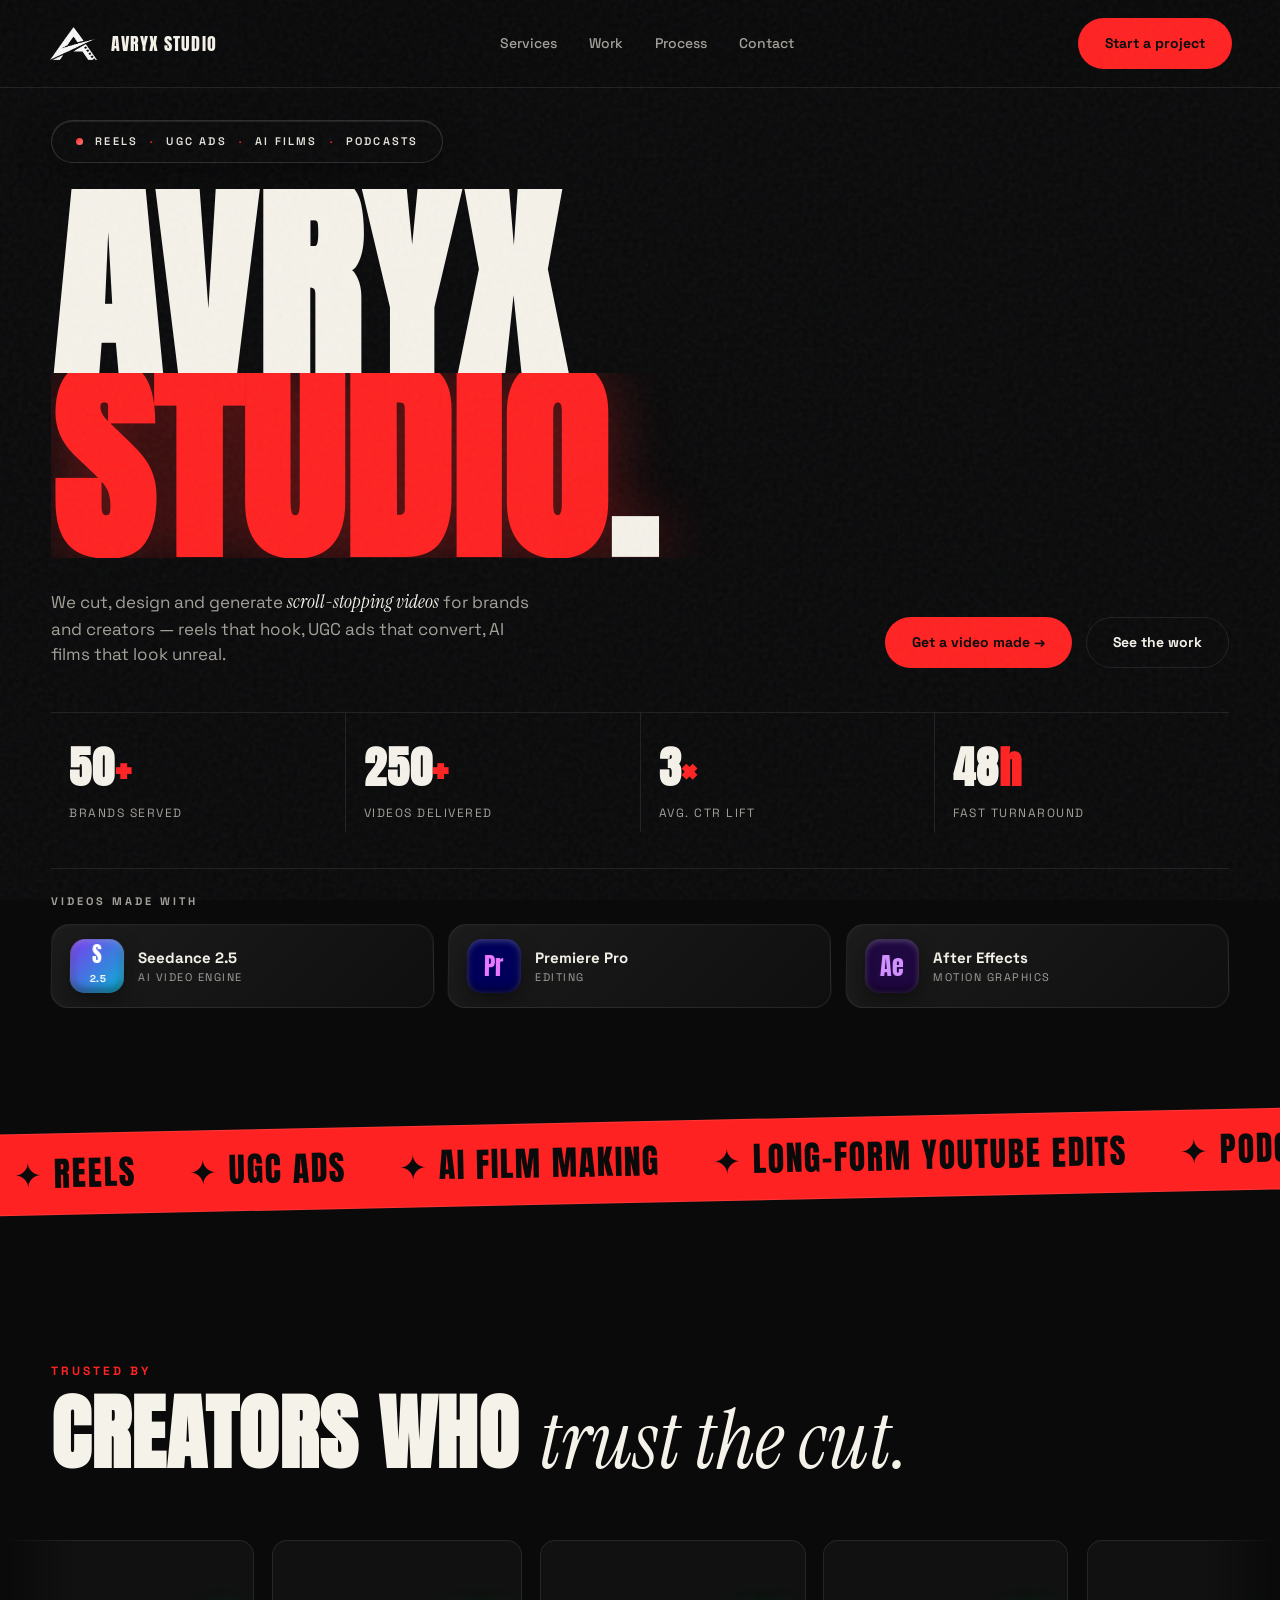
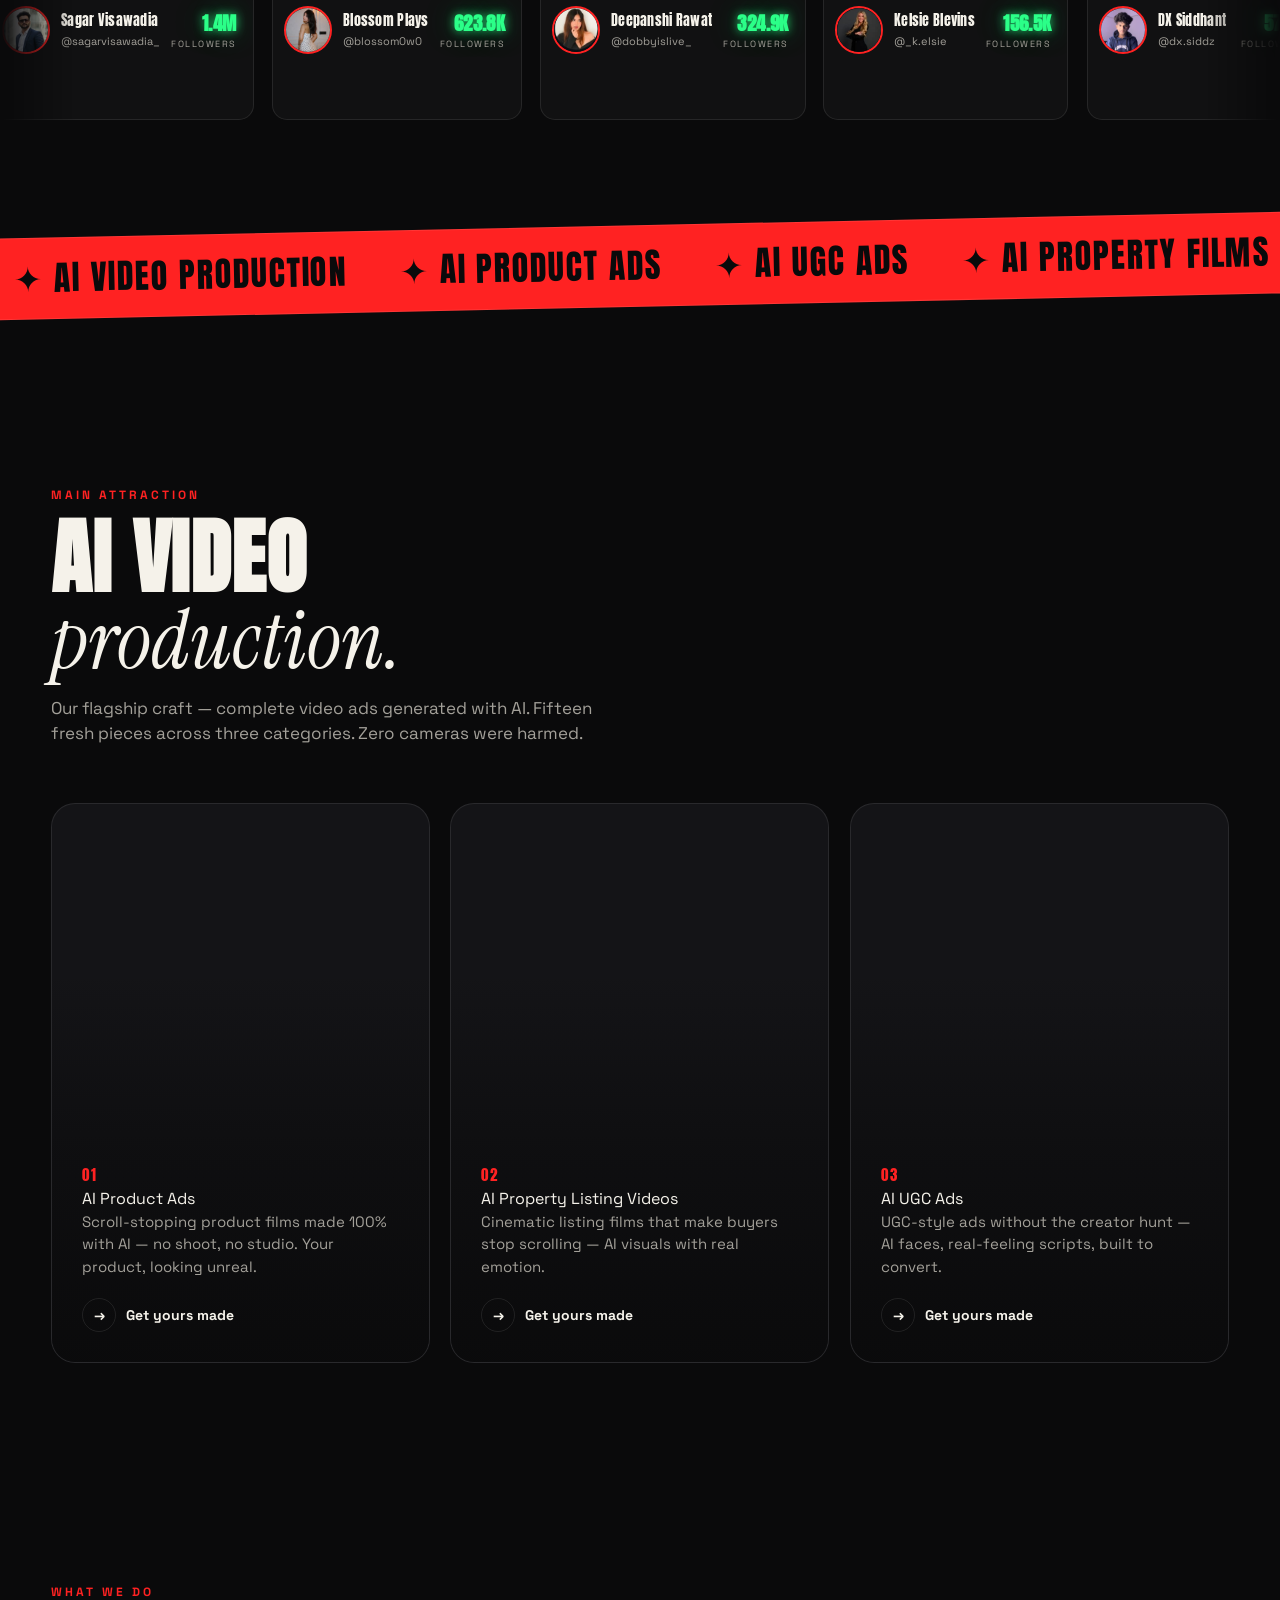
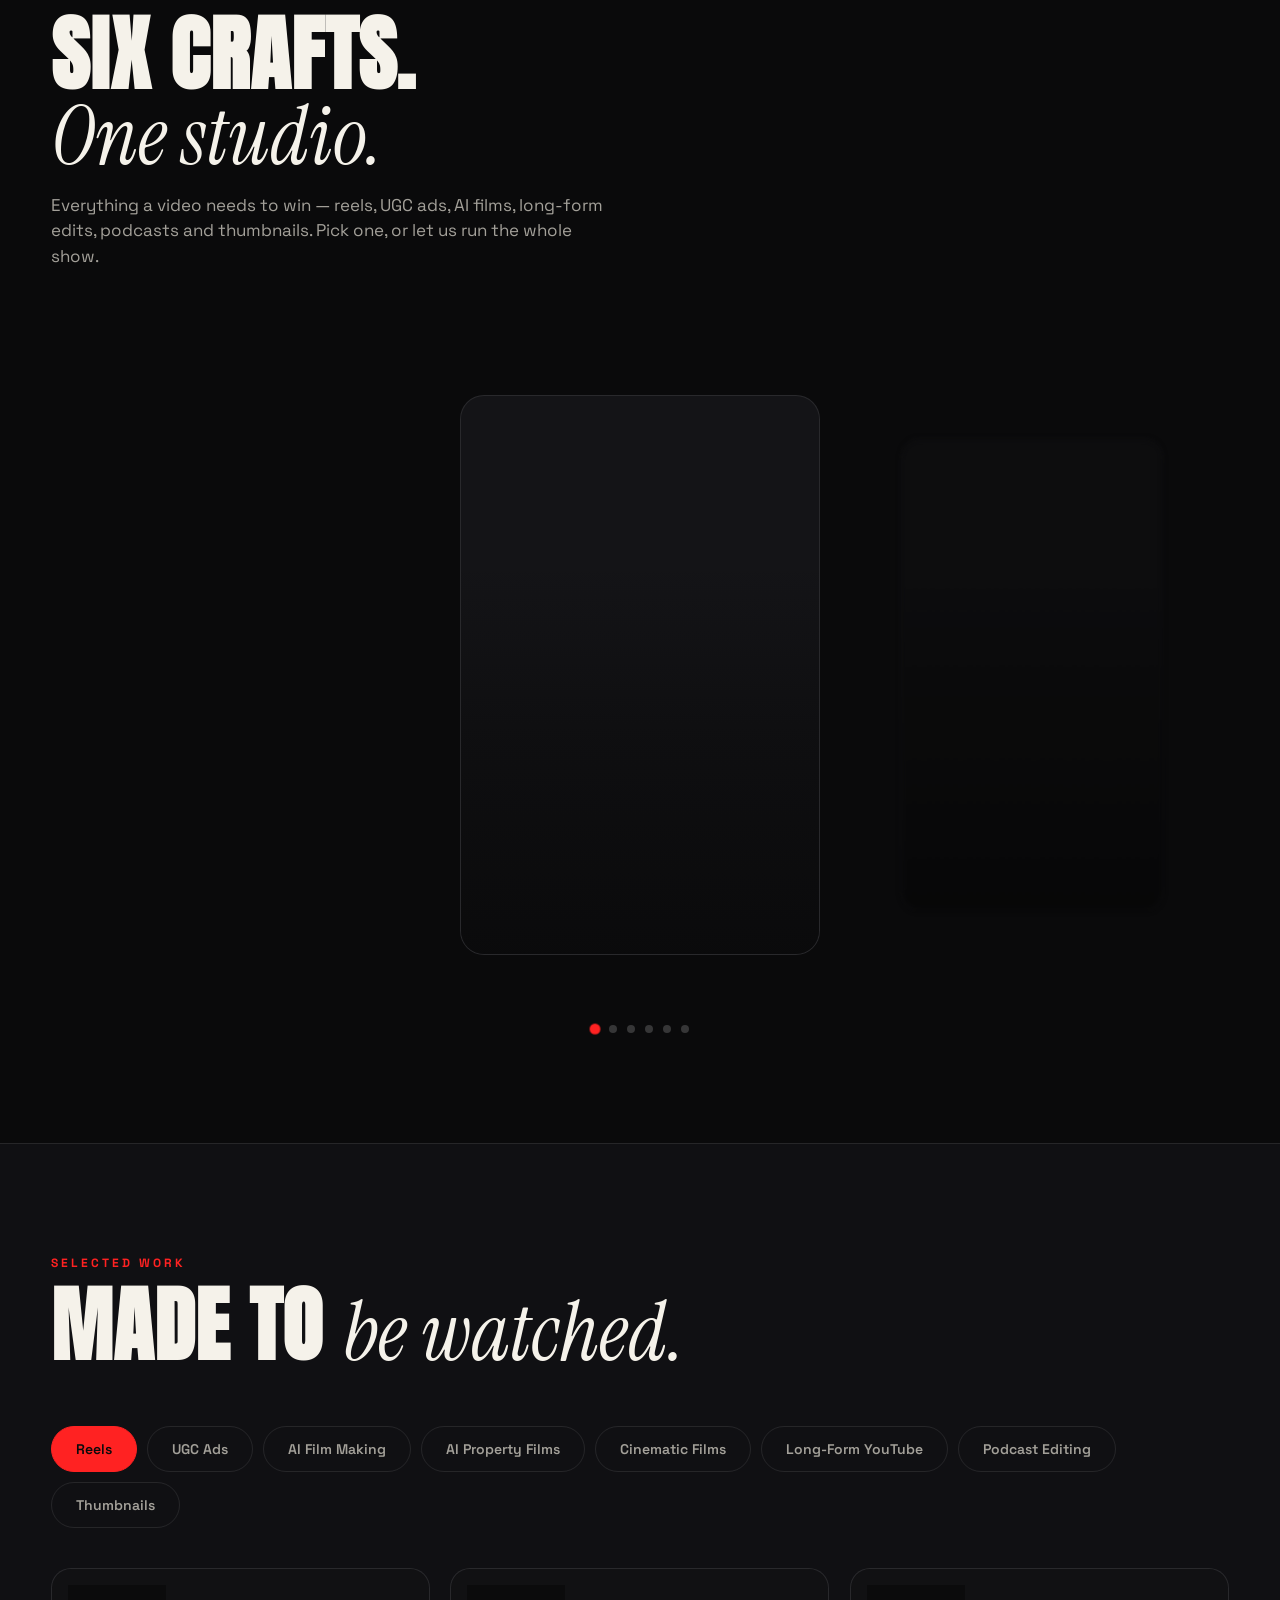
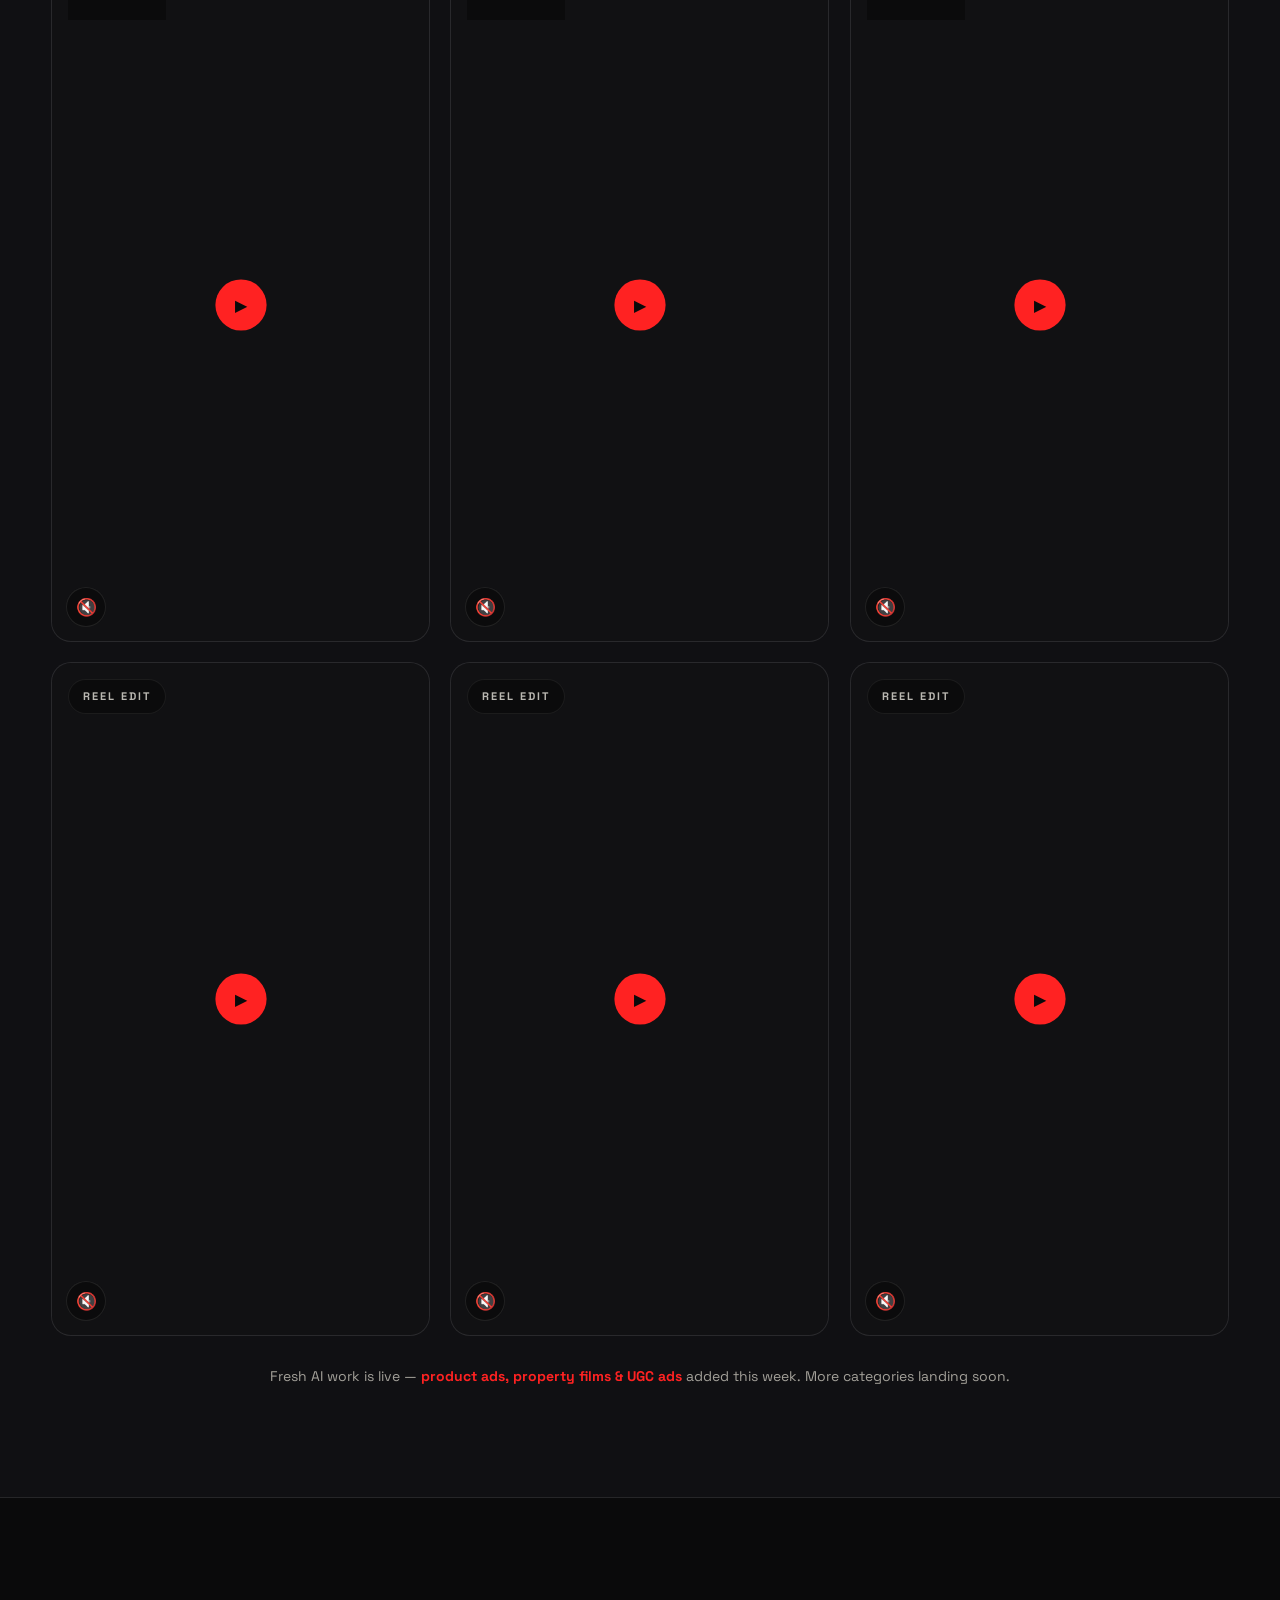
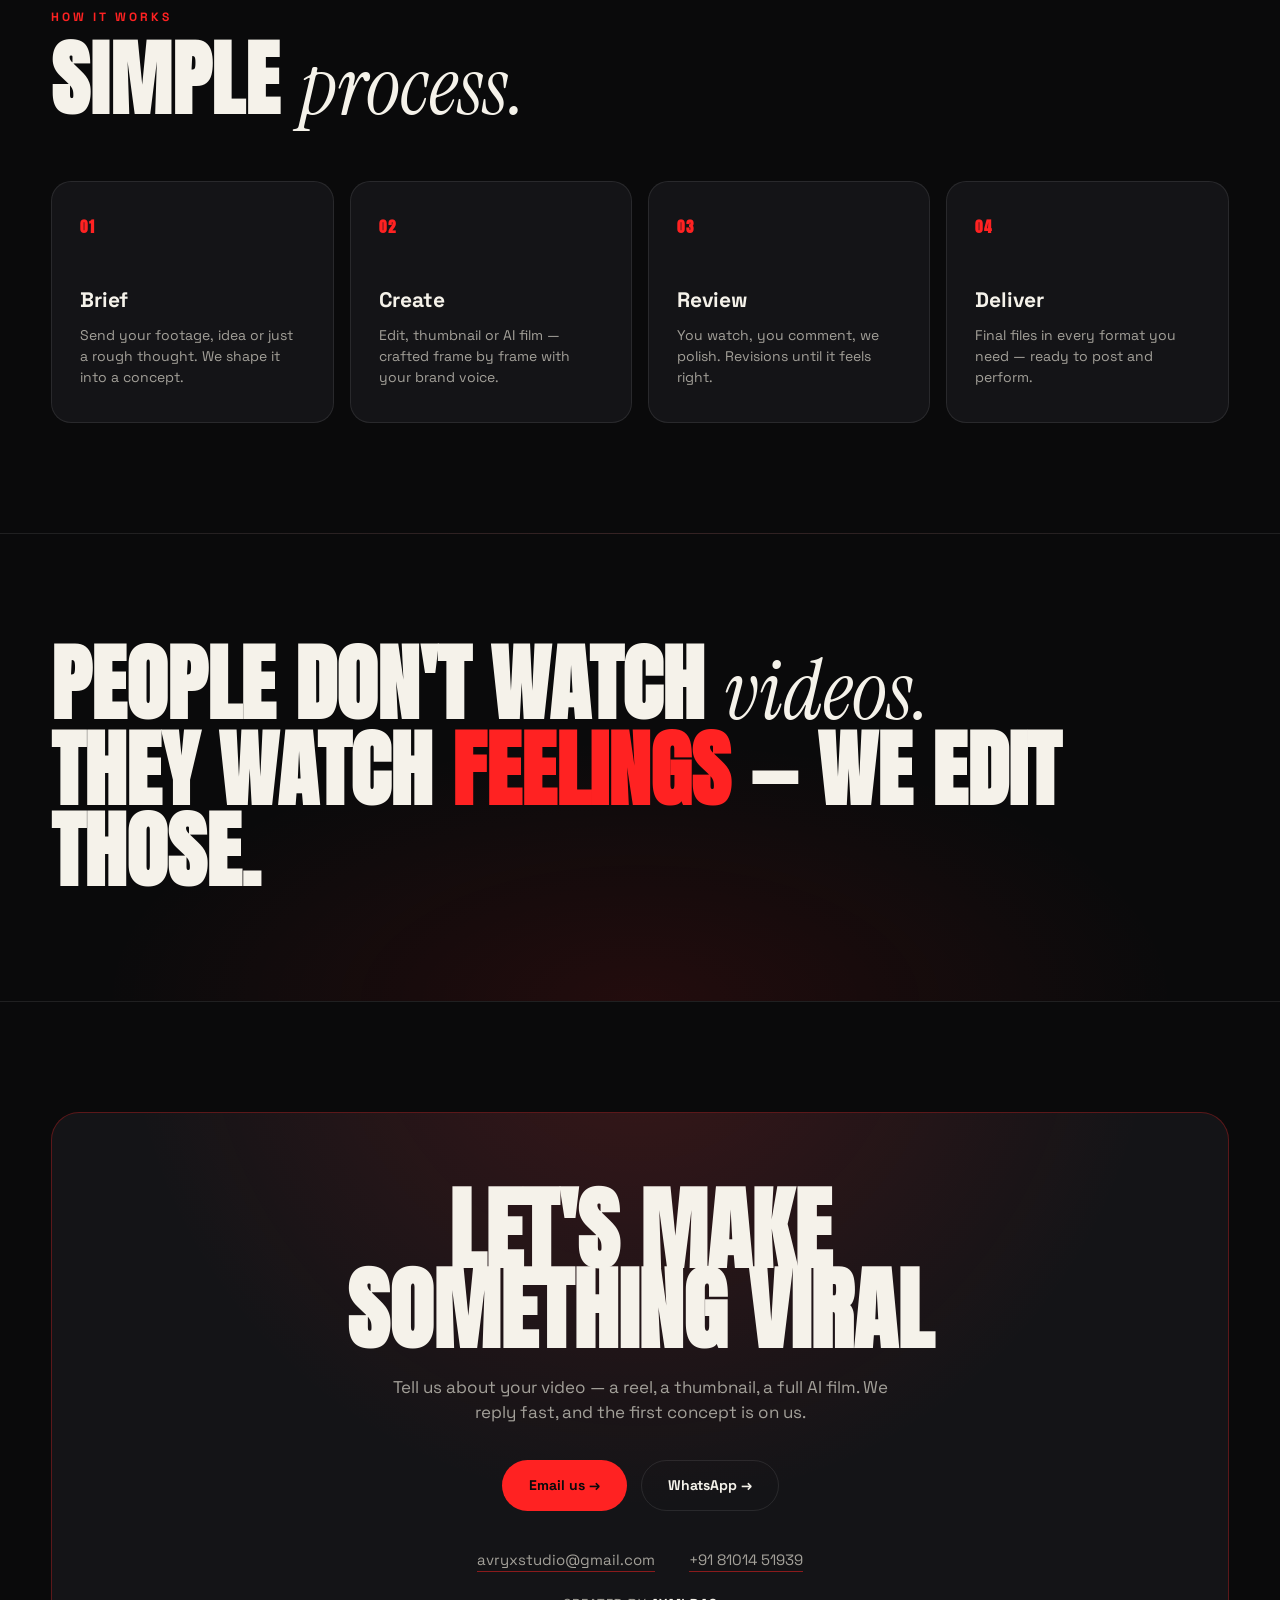
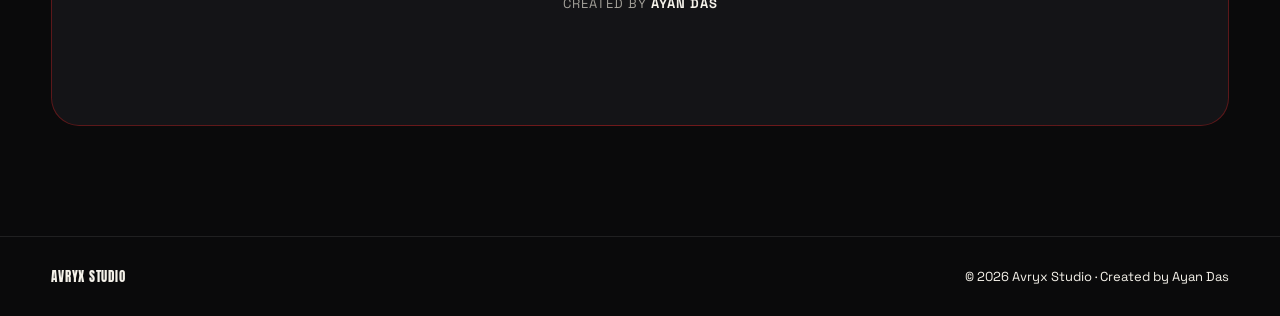
<file: index.html>
<!-- cache-bust 2026-10-08-2245 -->
<!doctype html>
<html lang="en">
  <head>
    <meta name="google-site-verification" content="KByIDnyTMhmEypXrY1ZCszoMyKtqXwBERtO8fzpC9KA" />
    <meta charset="UTF-8" />
    <link rel="icon" type="image/svg+xml" href="data:image/svg+xml,<svg xmlns='http://www.w3.org/2000/svg' viewBox='0 0 100 100'><rect width='100' height='100' rx='20' fill='%23ff2222'/><text x='50' y='68' font-size='58' font-family='Arial Black' font-weight='900' text-anchor='middle' fill='%230a0a0b'>A</text></svg>" />
    <meta name="viewport" content="width=device-width, initial-scale=1.0" />
    <meta name="description" content="Avryx Studio — scroll-stopping video editing, high-CTR thumbnail design and cinematic AI filmmaking for brands and creators." />
    <title>Avryx Studio — Video Editing, Thumbnails & AI Films</title>
    <link rel="preconnect" href="https://fonts.googleapis.com" />
    <link rel="preconnect" href="https://fonts.gstatic.com" crossorigin />
    <link href="https://fonts.googleapis.com/css2?family=Anton&family=Instrument+Serif:ital@0;1&family=Space+Grotesk:wght@400;500;600;700&display=swap" rel="stylesheet" />
    <script type="module" crossorigin src="./assets/index-BJAaXyaM.js"></script>
    <script src="./coverflow.js" defer></script>
    <link rel="stylesheet" crossorigin href="./assets/index-CXG6b8lq.css">
  </head>
  <body>
    <div id="root"></div>
    <script>
    (function(){
      function add(){
        if(document.querySelector('.mw'))return;
        var s=document.querySelector('.hero-stats');
        if(!s){setTimeout(add,400);return;}
        var d=document.createElement('div');
        d.className='mw reveal';
        d.innerHTML='<span class="mw-label">Videos made with</span><div class="mw-row">'
        +'<div class="mw-badge"><span class="mw-tile mw-t-seedance">S<em>2.5</em></span><span class="mw-meta"><b>Seedance 2.5</b><i>AI Video Engine</i></span><span class="mw-shine"></span></div>'
        +'<div class="mw-badge"><span class="mw-tile mw-t-pr">Pr</span><span class="mw-meta"><b>Premiere Pro</b><i>Editing</i></span><span class="mw-shine"></span></div>'
        +'<div class="mw-badge"><span class="mw-tile mw-t-ae">Ae</span><span class="mw-meta"><b>After Effects</b><i>Motion Graphics</i></span><span class="mw-shine"></span></div>'
        +'</div>';
        s.after(d);
        var io=new IntersectionObserver(function(es){es.forEach(function(e){if(e.isIntersecting){d.classList.add('in');io.disconnect();}})},{threshold:.1});
        io.observe(d);
      }
      if(document.readyState==='loading')document.addEventListener('DOMContentLoaded',add);else add();
    })();
    </script>
  </body>
</html>
</file>
<file: assets/index-CXG6b8lq.css>
:root{--bg:#0a0a0b;--bg2:#101013;--card:#141417;--line:#ffffff17;--text:#f5f2ea;--muted:#a3a099;--ember:#f22;--ember-soft:#ff222224;--font-display:"Anton",sans-serif;--font-serif:"Instrument Serif",serif;--font-body:"Space Grotesk",sans-serif}*{box-sizing:border-box;margin:0;padding:0}html{scroll-behavior:smooth}body{background:var(--bg);color:var(--text);font-family:var(--font-body);line-height:1.5;overflow-x:hidden}::selection{background:var(--ember);color:#0a0a0b}a{color:inherit;text-decoration:none}img,video{max-width:100%;display:block}.wrap{width:min(1280px,92%);margin:0 auto}body:after{content:"";pointer-events:none;z-index:200;opacity:.05;background-image:url("data:image/svg+xml,%3Csvg viewBox='0 0 200 200' xmlns='http://www.w3.org/2000/svg'%3E%3Cfilter id='n'%3E%3CfeTurbulence type='fractalNoise' baseFrequency='0.9' numOctaves='2'/%3E%3C/filter%3E%3Crect width='100%25' height='100%25' filter='url(%23n)'/%3E%3C/svg%3E");position:fixed;inset:0}.nav{z-index:100;-webkit-backdrop-filter:blur(18px);border-bottom:1px solid var(--line);background:#0a0a0b8c;justify-content:space-between;align-items:center;padding:18px min(4%,48px);display:flex;position:fixed;top:0;left:0;right:0}.brand{align-items:center;gap:12px;display:flex}.brand-mark{background:var(--ember);width:38px;height:38px;font-family:var(--font-display);color:#0a0a0b;border-radius:11px;place-items:center;font-size:22px;display:grid;box-shadow:0 0 28px #ff222273}.brand-name{font-family:var(--font-display);letter-spacing:.06em;font-size:18px}.brand-name span{color:var(--ember)}.nav-links{color:var(--muted);gap:32px;font-size:14px;font-weight:500;display:flex}.nav-links a{transition:color .25s;position:relative}.nav-links a:hover{color:var(--text)}.nav-links a:after{content:"";background:var(--ember);width:0;height:2px;transition:width .3s;position:absolute;bottom:-6px;left:0}.nav-links a:hover:after{width:100%}.btn{cursor:pointer;white-space:nowrap;border:1px solid #0000;border-radius:100px;align-items:center;gap:10px;padding:14px 26px;font-size:14px;font-weight:700;transition:transform .25s,box-shadow .25s,background .25s;display:inline-flex}.btn-solid{background:var(--ember);color:#0a0a0b}.btn-solid:hover{transform:translateY(-3px);box-shadow:0 14px 34px #f226}.btn-ghost{border-color:var(--line);color:var(--text)}.btn-ghost:hover{border-color:var(--ember);color:var(--ember);transform:translateY(-3px)}.hero{flex-direction:column;justify-content:flex-end;min-height:100svh;padding:120px 0 0;display:flex;position:relative;overflow:hidden}.hero-video{object-fit:cover;opacity:.5;filter:saturate(1.1)contrast(1.05);width:100%;height:100%;position:absolute;inset:0}.hero-shade{background:linear-gradient(180deg,#0a0a0b8c 0%,#0a0a0b40 40%,#0a0a0beb 88%,var(--bg) 100%);position:absolute;inset:0}.hero-inner{z-index:2;padding-bottom:44px;position:relative}.kicker{letter-spacing:2.2px;text-transform:uppercase;color:#f5f2eaf0;-webkit-backdrop-filter:blur(16px);background:#0c0c0e8c;border:1px solid #ffffff24;border-radius:100px;align-items:center;gap:12px;max-width:100%;margin-bottom:26px;padding:12px 24px;font-size:11px;font-weight:600;display:inline-flex;box-shadow:0 10px 34px #0006,inset 0 1px #ffffff17}.kicker .dot{background:linear-gradient(135deg,#f22,#ff8080);border-radius:50%;flex-shrink:0;width:7px;height:7px;animation:1.6s infinite pulse}.kicker i{color:var(--ember);opacity:.9;font-style:normal}@keyframes pulse{0%,to{box-shadow:0 0 #ff222280}50%{box-shadow:0 0 0 9px #f220}}.mega{font-family:var(--font-display);letter-spacing:.01em;text-transform:uppercase;line-height:.85}.mega .row{display:block;overflow:hidden}.mega .row span{animation:1s cubic-bezier(.2,.8,.2,1) both riseIn;display:inline-block}.mega .row:nth-child(2) span{animation-delay:.12s}.mega .row:nth-child(3) span{animation-delay:.24s}@keyframes riseIn{0%{transform:translateY(110%)rotate(2deg)}to{transform:translateY(0)rotate(0)}}.mega-avryx{font-size:clamp(88px,17vw,264px)}.mega-studio{color:var(--ember);-webkit-text-stroke:0;text-shadow:0 6px 60px #ff222259;font-size:clamp(88px,17vw,264px)}.mega-studio .fill{color:var(--text);-webkit-text-stroke:0}.hero-sub{flex-wrap:wrap;justify-content:space-between;align-items:flex-end;gap:26px;margin-top:30px;display:flex}.hero-sub p{max-width:480px;color:var(--muted);font-size:17px}.hero-sub p em{font-family:var(--font-serif);color:var(--text);font-size:19px;font-style:italic}.hero-cta{flex-wrap:wrap;gap:14px;display:flex}.hero-stats{border-top:1px solid var(--line);gap:0;margin-top:44px;display:flex}.hstat{border-right:1px solid var(--line);flex:1;padding:22px 18px 8px}.hstat:last-child{border-right:0}.hstat b{font-family:var(--font-display);letter-spacing:.02em;font-size:clamp(26px,3.4vw,44px);display:block}.hstat b i{color:var(--ember);font-style:normal}.hstat span{color:var(--muted);text-transform:uppercase;letter-spacing:1.5px;font-size:12px}.mw{border-top:1px solid var(--line);z-index:2;margin-top:36px;padding-top:24px;position:relative}.mw-label{letter-spacing:3px;text-transform:uppercase;color:var(--muted);margin-bottom:14px;font-size:11px;font-weight:700;display:block}.mw-row{flex-wrap:wrap;gap:14px;display:flex}.mw-badge{border:1px solid var(--line);cursor:default;background:linear-gradient(135deg,#ffffff12,#ffffff05);border-radius:18px;flex:1 1 0;align-items:center;gap:14px;min-width:0;padding:14px 18px;transition:transform .35s cubic-bezier(.2,.8,.2,1),box-shadow .35s,border-color .35s;animation:5s ease-in-out infinite mwFloat;display:flex;position:relative;overflow:hidden;transform:perspective(700px)rotateX(3deg)}.mw-badge:nth-child(2){animation-delay:1.2s}.mw-badge:nth-child(3){animation-delay:2.4s}.mw-badge:hover{border-color:#ffffff40;transform:perspective(700px)rotateX(0)translateY(-6px)scale(1.02);box-shadow:0 18px 44px #00000080}@keyframes mwFloat{0%,to{translate:0}50%{translate:0 -7px}}.mw-tile{width:54px;height:54px;font-family:var(--font-display);letter-spacing:.02em;border-radius:15px;flex-shrink:0;place-items:center;font-size:24px;display:grid;position:relative;box-shadow:inset 0 2px 6px #ffffff40,inset 0 -4px 8px #00000073,0 8px 20px #0006}.mw-t-seedance{color:#fff;background:linear-gradient(135deg,#7c3aed,#06b6d4);font-size:21px}.mw-t-seedance em{font-size:10px;font-style:normal;font-family:var(--font-body);letter-spacing:.05em;align-self:end;margin-left:2px;padding-bottom:9px;font-weight:700}.mw-t-pr{color:#ea77ff;background:#00005b}.mw-t-ae{color:#d291ff;background:#1f0740}.mw-meta{flex-direction:column;min-width:0;display:flex}.mw-meta b{white-space:nowrap;font-size:15px;font-weight:700}.mw-meta i{color:var(--muted);text-transform:uppercase;letter-spacing:1.5px;font-size:11px;font-style:normal}.mw-shine{pointer-events:none;background:linear-gradient(105deg,#0000 20%,#ffffff4d 50%,#0000 80%);width:45%;animation:3.8s ease-in-out infinite mwShine;position:absolute;top:-60%;bottom:-60%;left:0;transform:skew(-18deg)translate(-260%)}.mw-badge:nth-child(2) .mw-shine{animation-delay:1.25s}.mw-badge:nth-child(3) .mw-shine{animation-delay:2.5s}.mw-badge:hover .mw-shine{animation-duration:1.1s}@keyframes mwShine{0%{transform:skew(-18deg)translate(-260%)}55%,to{transform:skew(-18deg)translate(560%)}}.marquee{border-top:1px solid var(--line);border-bottom:1px solid var(--line);background:var(--ember);margin:70px 0;overflow:hidden;transform:rotate(-1.2deg)scale(1.02)}.marquee-track{gap:0;width:max-content;padding:14px 0;animation:22s linear infinite scrollX;display:flex}.marquee-track span{font-family:var(--font-display);color:#0a0a0b;letter-spacing:.05em;white-space:nowrap;text-transform:uppercase;padding:0 26px;font-size:clamp(20px,2.6vw,34px)}@keyframes scrollX{to{transform:translate(-50%)}}section{padding:110px 0}.sec-head{margin-bottom:56px}.sec-tag{letter-spacing:3px;text-transform:uppercase;color:var(--ember);margin-bottom:16px;font-size:12px;font-weight:700;display:block}.sec-title{font-family:var(--font-display);text-transform:uppercase;letter-spacing:.01em;font-size:clamp(44px,6.4vw,96px);line-height:.92}.sec-title .serif{font-family:var(--font-serif);text-transform:none;letter-spacing:0;font-style:italic;font-weight:400}.sec-desc{color:var(--muted);max-width:560px;margin-top:18px;font-size:17px}.reveal{opacity:0;transition:opacity .9s cubic-bezier(.2,.8,.2,1),transform .9s cubic-bezier(.2,.8,.2,1);transform:translateY(56px)}.reveal.in{opacity:1;transform:none}.reveal-d1{transition-delay:.1s}.reveal-d2{transition-delay:.2s}.reveal-d3{transition-delay:.3s}.cats{grid-template-columns:repeat(3,1fr);gap:20px;display:grid}.cat{background:var(--card);border:1px solid var(--line);cursor:pointer;min-height:560px;transform-style:preserve-3d;will-change:transform;border-radius:24px;flex-direction:column;justify-content:flex-end;transition:transform .5s cubic-bezier(.2,.8,.2,1),box-shadow .5s,border-color .5s;display:flex;position:relative;overflow:hidden}.cat:hover{border-color:#ff222280;box-shadow:0 34px 80px #0000008c}.cat-bg{position:absolute;inset:0;overflow:hidden}.cat-bg video{object-fit:cover;opacity:0;width:100%;height:100%;transition:opacity .6s,transform 1.4s cubic-bezier(.2,.8,.2,1);transform:scale(1.12)}.cat:hover .cat-bg video{opacity:.85;transform:scale(1)}.cat-art{transition:opacity .5s,transform .8s;position:absolute;inset:0}.cat:hover .cat-art{opacity:0;transform:scale(1.06)}.art-edit{background:radial-gradient(circle at 30% 20%,#ff222259,#0000 55%),repeating-linear-gradient(-45deg,#0000 0 34px,#ffffff0d 34px 36px),linear-gradient(160deg,#1b1b1f,#0d0d0f)}.art-edit:before{content:"REC";letter-spacing:2px;color:#ff5c5c;border:1px solid #ff5c5c80;border-radius:100px;padding:8px 14px;font-size:11px;font-weight:700;animation:1.4s infinite blink;position:absolute;top:26px;right:26px}@keyframes blink{50%{opacity:.25}}.art-edit:after{content:"";background:linear-gradient(90deg,var(--ember) 0 30%,#ffffff26 30% 100%);height:2px;position:absolute;bottom:120px;left:0;right:0}.art-thumb{background:radial-gradient(circle at 70% 80%,#ff22224d,#0000 55%),linear-gradient(200deg,#232326,#101012)}.art-thumb .mock{border:1px solid var(--line);background:linear-gradient(135deg,#2a2a30,#141416);border-radius:16px;padding:26px 22px;position:absolute;inset:34px 30px auto;overflow:hidden;transform:rotate(-2deg);box-shadow:0 20px 50px #00000080}.art-thumb .mock b{font-family:var(--font-display);text-transform:uppercase;font-size:30px;line-height:1;display:block}.art-thumb .mock b i{color:var(--ember);font-style:normal}.art-thumb .mock .ctr{letter-spacing:2px;color:var(--muted);margin-top:14px;font-size:11px}.art-thumb .mock .bar{background:#ffffff1a;border-radius:99px;height:8px;margin-top:8px;overflow:hidden}.art-thumb .mock .bar i{background:linear-gradient(90deg,var(--ember),#ff8080);border-radius:99px;width:0;height:100%;animation:3s ease-in-out infinite ctr;display:block}@keyframes ctr{0%{width:8%}55%{width:92%}to{width:8%}}.art-ai{background:radial-gradient(circle at 50% 30%,#ff222252,#0000 60%),linear-gradient(#16161a,#0b0b0d)}.art-ai .prompt{color:var(--muted);border:1px solid var(--line);background:#0a0a0bb3;border-radius:14px;padding:16px 18px;font-size:14px;position:absolute;top:44px;left:30px;right:30px}.art-ai .prompt .cursor{background:var(--ember);vertical-align:-3px;width:9px;height:18px;animation:.9s infinite blink;display:inline-block}.art-ai .frames{gap:10px;display:flex;position:absolute;bottom:150px;left:30px;right:30px}.art-ai .frames i{border:1px solid var(--line);background:linear-gradient(135deg,#2b2b31,#17171a);border-radius:10px;flex:1;height:74px;animation:2.6s ease-in-out infinite framePulse}.art-ai .frames i:nth-child(2){animation-delay:.35s}.art-ai .frames i:nth-child(3){animation-delay:.7s}@keyframes framePulse{0%,to{opacity:.35;transform:scaleY(.92)}50%{opacity:1;border-color:#ff222280;transform:scaleY(1)}}.cat-shade{background:linear-gradient(#0000 30%,#0a0a0b8c 62%,#0a0a0bf5 100%);position:absolute;inset:0}.cat-body{z-index:2;padding:32px 30px 30px;position:relative;transform:translateZ(40px)}.cat-num{font-family:var(--font-display);color:var(--ember);letter-spacing:2px;font-size:15px}.cat-desc{color:var(--muted);max-width:340px;font-size:15px}.cat-link{color:var(--text);align-items:center;gap:10px;margin-top:20px;font-size:14px;font-weight:700;display:inline-flex}.cat-link .arr{border:1px solid var(--line);border-radius:50%;place-items:center;width:34px;height:34px;transition:all .35s;display:grid}.cat:hover .cat-link .arr{background:var(--ember);border-color:var(--ember);color:#0a0a0b;transform:rotate(-45deg)}.cat-glow{pointer-events:none;opacity:0;-webkit-mask-composite:xor;background:linear-gradient(135deg,#ff2222b3,#0000 40% 60%,#ff222259);border-radius:26px;padding:2px;transition:opacity .5s;position:absolute;inset:-2px;-webkit-mask-image:linear-gradient(#fff 0 0),linear-gradient(#fff 0 0);-webkit-mask-position:0 0,0 0}.cat:hover .cat-glow{opacity:1}.art-longform{background:radial-gradient(circle at 30% 25%,#ff22224d,#0000 55%),linear-gradient(160deg,#1a1a1f,#0c0c0e)}.art-longform .player{aspect-ratio:16/8.2;border:1px solid var(--line);background:linear-gradient(135deg,#232329,#131316);border-radius:16px;position:absolute;top:52px;left:30px;right:30px;overflow:hidden;box-shadow:0 24px 60px #00000080}.art-longform .clips{gap:5px;display:flex;position:absolute;inset:16px 14px}.art-longform .clips i{background:linear-gradient(#34343c,#1e1e24);border:1px solid #ffffff0f;border-radius:4px;flex:1}.art-longform .clips i:nth-child(odd){background:linear-gradient(#ff22228c,#ff222224);border-color:#ff222240}.art-longform .playhead{background:var(--ember);width:2px;box-shadow:0 0 14px var(--ember);animation:4.5s linear infinite playhead;position:absolute;top:8px;bottom:8px}@keyframes playhead{0%{left:14px}to{left:calc(100% - 16px)}}.art-longform .badge{letter-spacing:2px;color:#0a0a0b;background:var(--ember);border-radius:8px;padding:6px 12px;font-size:10px;font-weight:700;position:absolute;top:20px;right:22px}.art-podcast{background:radial-gradient(circle at 50% 20%,#ff22224d,#0000 55%),linear-gradient(#17171b,#0c0c0e)}.art-podcast .mic{background:radial-gradient(circle at 35% 30%,#3d3d46,#17171b);border:1px solid #ff222273;border-radius:50%;place-items:center;width:88px;height:88px;display:grid;position:absolute;top:46px;left:50%;transform:translate(-50%);box-shadow:0 18px 44px #00000080}.art-podcast .mic span{background:linear-gradient(#54545e,#2a2a31);border:1px solid #ffffff29;border-radius:14px;width:26px;height:42px;display:block;position:relative}.art-podcast .mic span:before{content:"";background:#ffffff40;height:2px;position:absolute;top:9px;left:5px;right:5px;box-shadow:0 8px #ffffff40,0 16px #ffffff40}.art-podcast .mic span:after{content:"";background:#ffffff40;width:2px;height:12px;position:absolute;top:100%;left:50%;transform:translate(-50%)}.art-podcast .mic:after{content:"";border:1px solid #f226;border-radius:50%;animation:2.2s ease-out infinite micRing;position:absolute;inset:-9px}@keyframes micRing{0%{opacity:1;transform:scale(.85)}to{opacity:0;transform:scale(1.3)}}.art-podcast .wave{align-items:center;gap:6px;height:64px;display:flex;position:absolute;bottom:168px;left:44px;right:44px}.art-podcast .wave i{background:linear-gradient(#ff2222f2,#ffb01c73);border-radius:99px;flex:1;height:100%;animation:1.15s ease-in-out infinite wave;transform:scaleY(.2)}.art-podcast .wave i:nth-child(2n){animation-delay:.15s}.art-podcast .wave i:nth-child(3n){animation-delay:.3s}.art-podcast .wave i:nth-child(4n){animation-delay:.45s}.art-podcast .wave i:nth-child(5n){animation-delay:.6s}@keyframes wave{0%,to{transform:scaleY(.18)}50%{transform:scaleY(1)}}.art-aiugc{background:radial-gradient(circle at 50% 20%,#ff22224d,#0000 55%),linear-gradient(#17171b,#0c0c0e)}.art-aiugc .phone{border:1px solid var(--line);background:linear-gradient(160deg,#26262c,#141417);border-radius:26px;width:148px;height:250px;position:absolute;top:36px;left:50%;overflow:hidden;transform:translate(-50%)rotate(3deg);box-shadow:0 24px 60px #0000008c}.art-aiugc .phone .face{background:radial-gradient(circle at 35% 30%,#3a3a42,#1b1b1f);border:1px solid #f226;border-radius:50%;width:64px;height:64px;position:absolute;top:26px;left:50%;transform:translate(-50%)}.art-aiugc .phone .cap{background:#ffffff1f;border-radius:99px;height:10px;position:absolute;left:22px;right:22px}.art-aiugc .phone .cap.c1{animation:2.4s ease-in-out infinite capW;top:120px}.art-aiugc .phone .cap.c2{animation:2.4s ease-in-out .3s infinite capW;top:140px}.art-aiugc .phone .cap.c3{animation:2.4s ease-in-out .6s infinite capW;top:160px}.art-aiugc .phone .cap.hot{background:linear-gradient(90deg,var(--ember),#ff8080)}@keyframes capW{0%,to{transform-origin:0;transform:scaleX(.55)}50%{transform-origin:0;transform:scaleX(1)}}.art-aiugc .phone .shop{text-align:center;letter-spacing:2px;color:#0a0a0b;background:var(--ember);border-radius:99px;padding:9px 0;font-size:10px;font-weight:700;animation:2s infinite blink;position:absolute;bottom:22px;left:22px;right:22px}.art-reels{background:radial-gradient(circle at 20% 80%,#ff222247,#0000 55%),linear-gradient(200deg,#191920,#0d0d0f)}.art-reels .feed{gap:12px;display:flex;position:absolute;inset:44px 34px 150px}.art-reels .feed i{border:1px solid var(--line);background:linear-gradient(170deg,#2b2b32,#161619);border-radius:14px;flex:1;position:relative;overflow:hidden}.art-reels .feed i:first-child{animation:3s ease-in-out infinite feedBob}.art-reels .feed i:nth-child(2){animation:3s ease-in-out .4s infinite feedBob2}.art-reels .feed i:nth-child(3){animation:3s ease-in-out .8s infinite feedBob}.art-reels .feed i:after{content:"▶";color:#ff2222d9;place-items:center;font-size:20px;display:grid;position:absolute;inset:0}@keyframes feedBob{0%,to{transform:translateY(0)}50%{transform:translateY(-12px)}}@keyframes feedBob2{0%,to{transform:translateY(14px)}50%{transform:translateY(2px)}}.art-product{background:radial-gradient(circle at 70% 25%,#ff222252,#0000 55%),linear-gradient(#18181d,#0c0c0e)}.art-product .box{border:1px solid var(--line);background:linear-gradient(135deg,#2e2e36,#17171b);border-radius:22px;width:168px;height:168px;position:absolute;top:52px;left:50%;overflow:hidden;transform:translate(-50%)rotate(3deg);box-shadow:0 24px 60px #00000080}.art-product .box:before{content:"NEW DROP";text-align:center;font-family:var(--font-display);letter-spacing:.04em;color:var(--text);font-size:22px;position:absolute;top:18px;left:0;right:0}.art-product .box:after{content:"";background:linear-gradient(105deg,#0000,#ffffff47,#0000);width:46px;animation:2.8s ease-in-out infinite shine;position:absolute;top:-20%;bottom:-20%;left:-70px;transform:skew(-18deg)}@keyframes shine{0%{left:-70px}55%,to{left:230px}}.art-product .price{font-family:var(--font-display);color:var(--ember);letter-spacing:.06em;white-space:nowrap;border:1px dashed #ff222280;border-radius:12px;padding:8px 18px;font-size:20px;position:absolute;top:244px;left:50%;transform:translate(-50%)}.work-sec{background:var(--bg2);border-top:1px solid var(--line);border-bottom:1px solid var(--line)}.tabs{flex-wrap:wrap;gap:10px;margin-bottom:40px;display:flex}.tab{border:1px solid var(--line);color:var(--muted);font-family:var(--font-body);cursor:pointer;background:0 0;border-radius:100px;padding:13px 24px;font-size:14px;font-weight:600;transition:all .3s}.tab:hover{color:var(--text);border-color:#ffffff40}.tab.active{background:var(--ember);border-color:var(--ember);color:#0a0a0b}.work-grid{grid-template-columns:repeat(3,1fr);gap:20px;display:grid}.wcard{background:var(--card);border:1px solid var(--line);aspect-ratio:16/10;border-radius:20px;transition:transform .5s cubic-bezier(.2,.8,.2,1),box-shadow .5s;animation:.6s cubic-bezier(.2,.8,.2,1) both cardIn;position:relative;overflow:hidden}.wcard:nth-child(2){animation-delay:80ms}.wcard:nth-child(3){animation-delay:.16s}@keyframes cardIn{0%{opacity:0;transform:translateY(34px)scale(.97)}to{opacity:1;transform:none}}.wcard:hover{transform:translateY(-10px)scale(1.015);box-shadow:0 26px 60px #00000080}.wcard video{object-fit:cover;width:100%;height:100%}.wcard .wtag{letter-spacing:2px;text-transform:uppercase;-webkit-backdrop-filter:blur(8px);backdrop-filter:blur(8px);border:1px solid var(--line);background:#0a0a0bb8;border-radius:100px;padding:8px 14px;font-size:11px;font-weight:700;position:absolute;top:16px;left:16px}.wcard .wplay{opacity:0;background:#0a0a0b40;place-items:center;transition:all .35s;display:grid;position:absolute;inset:0}.wcard:hover .wplay{opacity:1}.wcard .wplay i{background:var(--ember);color:#0a0a0b;border-radius:50%;place-items:center;width:64px;height:64px;font-size:20px;font-style:normal;transition:all .35s;display:grid;transform:scale(.8)}.wcard:hover .wplay i{transform:scale(1)}.tcard{border:1px solid var(--line);aspect-ratio:16/10;background:linear-gradient(135deg,#222227,#121214);border-radius:20px;align-items:center;padding:34px;transition:transform .5s cubic-bezier(.2,.8,.2,1),box-shadow .5s;animation:.6s both cardIn;display:flex;position:relative;overflow:hidden}.tcard:nth-child(2){animation-delay:80ms}.tcard:nth-child(3){animation-delay:.16s}.tcard:hover{transform:translateY(-10px)rotate(-.6deg);box-shadow:0 26px 60px #00000080}.tcard h4{font-family:var(--font-display);text-transform:uppercase;font-size:clamp(28px,3vw,44px);line-height:.95}.tcard .tnum{font-family:var(--font-display);color:#ffffff29;font-size:30px;position:absolute;top:18px;right:22px}.work-note{color:var(--muted);text-align:center;margin-top:30px;font-size:14px}.work-note b{color:var(--ember)}.steps{grid-template-columns:repeat(4,1fr);gap:16px;display:grid}.step{border:1px solid var(--line);background:var(--card);border-radius:20px;padding:34px 28px;transition:all .4s;position:relative;overflow:hidden}.step:hover{border-color:#ff222280;transform:translateY(-8px)}.step:before{content:"";background:linear-gradient(90deg,var(--ember),transparent);transform-origin:0;height:3px;transition:transform .5s;position:absolute;top:0;left:0;right:0;transform:scaleX(0)}.step:hover:before{transform:scaleX(1)}.step b{font-family:var(--font-display);color:var(--ember);letter-spacing:2px;font-size:15px}.step h3{letter-spacing:-.01em;margin:44px 0 10px;font-size:21px}.step p{color:var(--muted);font-size:14px}.statement{border-top:1px solid var(--line);border-bottom:1px solid var(--line);background:radial-gradient(60% 80% at 50% 100%,#ff22221a,#0000 70%)}.statement h2{font-family:var(--font-display);text-transform:uppercase;max-width:1100px;font-size:clamp(40px,6.6vw,104px);line-height:.95}.statement h2 .serif{font-family:var(--font-serif);text-transform:none;font-style:italic;font-weight:400}.statement h2 .ember{color:var(--ember)}.cta-box{text-align:center;background:radial-gradient(circle at 50% -20%,#ff222229,transparent 55%),var(--card);border:1px solid #ff22224d;border-radius:28px;padding:clamp(44px,6vw,90px);position:relative;overflow:hidden}.cta-box h2{font-family:var(--font-display);text-transform:uppercase;font-size:clamp(46px,7vw,110px);line-height:.9}.cta-box p{color:var(--muted);max-width:520px;margin:24px auto 34px;font-size:17px}.cta-row{flex-wrap:wrap;justify-content:center;gap:14px;display:flex}.contact-lines{color:var(--muted);flex-wrap:wrap;justify-content:center;gap:34px;margin-top:38px;font-size:15px;display:flex}.contact-lines a{border-bottom:1px solid #ff222280;transition:all .25s}.contact-lines a:hover{color:var(--ember)}footer{border-top:1px solid var(--line);color:var(--text);flex-wrap:wrap;justify-content:space-between;gap:16px;padding:30px 0;font-size:13px;display:flex}footer .fbrand{font-family:var(--font-display);letter-spacing:.06em;color:var(--text)}footer .fbrand span{color:var(--ember)}@media (width<=1024px){.cats{grid-template-columns:1fr;max-width:640px;margin:0 auto}.cat{min-height:480px}.steps,.work-grid{grid-template-columns:1fr 1fr}}@media (width<=680px){.nav-links{display:none}.nav{padding:14px min(4%,20px)}.brand-mark{border-radius:10px;width:32px;height:32px;font-size:18px}.mega-avryx,.mega-studio{font-size:clamp(58px,19vw,88px)}.sec-title{font-size:clamp(30px,9vw,44px)}.sec-desc{font-size:15px}.cat-title{font-size:30px}.cat-desc{font-size:14px}.statement h2{font-size:clamp(28px,8.5vw,40px)}.cta-box h2{font-size:clamp(32px,10vw,46px)}.cta-box p{font-size:15px}.tcard h4,.hstat b{font-size:24px}.btn{padding:12px 20px;font-size:14px}section{padding:76px 0}.work-grid,.steps{grid-template-columns:1fr}.hero-stats{flex-wrap:wrap}.hstat{flex:40%}.hstat:nth-child(2){border-right:0}.mega-studio{-webkit-text-stroke:0}.kicker{letter-spacing:1.5px;text-align:center;flex-wrap:wrap;justify-content:center;row-gap:6px;padding:10px 18px;font-size:10px}.mw-row{gap:10px}.mw-badge{border-radius:14px;gap:10px;padding:10px 12px}.mw-tile{border-radius:11px;width:42px;height:42px;font-size:17px}.mw-t-seedance{font-size:16px}.mw-meta b{font-size:12.5px}.mw-meta i{letter-spacing:1px;font-size:9px}}@media (width<=420px){.mw-meta i{display:none}.mw-badge{gap:8px;padding:10px}}.trusted-sec{padding:90px 0 30px;overflow:hidden}.trusted-marquee{cursor:grab;scrollbar-width:none;-ms-overflow-style:none;touch-action:pan-x pan-y;margin-top:44px;overflow-x:auto;-webkit-mask-image:linear-gradient(90deg,#0000,#000 6% 94%,#0000);mask-image:linear-gradient(90deg,#0000,#000 6% 94%,#0000)}.trusted-marquee::-webkit-scrollbar{display:none}.trusted-marquee.dragging{cursor:grabbing}.trusted-track{-webkit-user-select:none;user-select:none;gap:18px;width:max-content;padding:6px 0;display:flex}.trusted-track img{-webkit-user-drag:none;user-drag:none}.tcard{border:1px solid var(--line);-webkit-backdrop-filter:blur(8px);backdrop-filter:blur(8px);background:#ffffff08;border-radius:15px;align-items:center;gap:11px;min-width:236px;padding:11px 16px 11px 11px;display:flex}.tcard img{object-fit:cover;border:2px solid var(--ember);background:#1a1a1c;border-radius:50%;flex:none;width:48px;height:48px}.tmeta{flex-direction:column;gap:2px;min-width:0;display:flex}.tname{font-family:var(--font-display);letter-spacing:.02em;white-space:nowrap;font-size:14px}.thandle{color:var(--muted);font-size:11px}.tcount{text-align:right;flex-direction:column;flex:none;margin-left:auto;display:flex}.tcount b{font-family:var(--font-display);letter-spacing:.02em;color:#2bff88;text-shadow:0 0 10px #2bff88bf,0 0 30px #2bff8859;font-size:19px}.tcount span{color:var(--muted);text-transform:uppercase;letter-spacing:1.5px;font-size:9px}@media (width<=640px){.tcard{border-radius:14px;gap:10px;min-width:208px;padding:10px 14px 10px 10px}.tcard img{width:44px;height:44px}.tname{font-size:13px}.tcount b{font-size:17px}}
.brand-logo{width:38px;height:38px;border-radius:50%;object-fit:cover;display:block;box-shadow:0 0 28px #ff222273}
#ai-production .cat:hover{transform:translateY(-10px)}
@media (width<=680px){#ai-production .cat{min-height:340px}#ai-production .cat-body{padding:20px 18px}#ai-production .cat-title{font-size:27px}#ai-production .cat-desc{font-size:13.5px}}

.wcard.vert{aspect-ratio:9/16}.wcard:not(.playing) .wplay{opacity:1}.wcard.playing .wplay{opacity:0}.wcard.playing:hover .wplay{opacity:0}@media(hover:none){.cat .cat-bg::after{content:"▶";position:absolute;right:18px;bottom:18px;width:52px;height:52px;border-radius:50%;background:var(--ember);color:#0a0a0b;display:grid;place-items:center;font-size:18px;z-index:3}.cat.playing .cat-bg::after{display:none}}
.tcard.timg{display:block;padding:0}.tcard.timg img{width:100%;height:100%;object-fit:cover;display:block;transition:transform .6s cubic-bezier(.2,.8,.2,1)}.tcard.timg:hover img{transform:scale(1.05)}.wsoon{grid-column:1/-1;text-align:center;padding:70px 20px;color:var(--muted);font-size:15px;letter-spacing:2px;border:1px dashed var(--line);border-radius:20px}

.cat.vprev .cat-art{opacity:0;transform:scale(1.06);pointer-events:none}.cat.vprev .cat-bg video{opacity:.85;transform:scale(1)}

.tcard.timg{aspect-ratio:16/9}.tcard.timg img{border-radius:0;border:0}.cat.vprev .cat-bg img{position:absolute;inset:0;width:100%;height:100%;object-fit:cover;opacity:.85}
.wmute{position:absolute;left:14px;bottom:14px;z-index:3;width:40px;height:40px;border-radius:50%;border:1px solid var(--line);background:#0a0a0bb8;color:#fff;font-size:17px;display:grid;place-items:center;cursor:pointer;backdrop-filter:blur(8px);-webkit-backdrop-filter:blur(8px)}
.wdur{position:absolute;right:14px;bottom:14px;z-index:3;background:#0a0a0bb8;border:1px solid var(--line);color:#fff;border-radius:100px;padding:6px 12px;font-size:12px;font-weight:700;letter-spacing:1px;backdrop-filter:blur(8px);-webkit-backdrop-filter:blur(8px)}
.wdur:empty{display:none}
.cat-bg:has(>video+video){display:flex}
.cat-bg:has(>video+video) video{flex:1;min-width:0}

/* === Coverflow 3D service cards (appended 2026-10-06) === */
.cats{
  display:flex;
  gap:clamp(16px,3vw,32px);
  overflow-x:auto;
  overflow-y:clip;
  scroll-snap-type:x mandatory;
  padding:48px max(6vw,20px,calc((100% - min(360px,80vw))/2)) 64px;
  margin:0 auto;
  max-width:none;
  perspective:1400px;
  scrollbar-width:none;
  -ms-overflow-style:none;
  scroll-behavior:smooth;
}
.cats::-webkit-scrollbar{display:none}
.cats>.reveal{
  flex:0 0 auto;
  scroll-snap-align:center;
  display:flex;
}
.cats .cat{
  width:min(360px,80vw);
  rotate:0 1 0 calc(var(--cfx,0)*-30deg);
  scale:calc(1 - var(--cfd,0)*.16);
  filter:blur(calc(var(--cfd,0)*4px)) brightness(calc(1 - var(--cfd,0)*.32)) saturate(calc(1 - var(--cfd,0)*.25));
  opacity:calc(1 - var(--cfd,0)*.2);
  will-change:rotate,scale,filter;
}
@media (prefers-reduced-motion:reduce){
  .cats{scroll-behavior:auto}
  .cats .cat{rotate:none;scale:1;filter:none;opacity:1}
}
.cf-dots{display:flex;gap:10px;justify-content:center;margin:6px 0 0;padding:0}
.cf-dot{width:8px;height:8px;border-radius:50%;background:#ffffff2e;border:none;cursor:pointer;padding:0;transition:background .3s,transform .3s}
.cf-dot.is-on{background:#ff2222;transform:scale(1.35)}

.cf-hint{display:flex;align-items:center;justify-content:center;gap:10px;color:#ffffffa6;font-size:13px;letter-spacing:.16em;text-transform:uppercase;margin:0 auto 2px;transition:opacity .4s;animation:cf-nudge 2.2s ease-in-out infinite}
@keyframes cf-nudge{0%,100%{transform:translateX(-6px)}50%{transform:translateX(6px)}}
@media (prefers-reduced-motion:reduce){.cf-hint{animation:none}}
/* Fix 2026-10-06: 3 reels on Reels card keep proper 9:16 ratio (not thin strips) — overrides the earlier 2-line rule by source order */
.cat-bg:has(>video+video){
  display:flex;
  align-items:center;
  justify-content:center;
  gap:10px;
  padding:24px 14px;
}
.cat-bg:has(>video+video) video{
  flex:1 1 0;
  min-width:0;
  width:auto;
  height:auto;
  aspect-ratio:9/16;
  max-height:100%;
  border-radius:14px;
}
/* Fix 2026-10-06: nav logo proper display — remove old red glow circle, keep natural aspect */
.brand-logo{width:auto;height:38px;border-radius:0;object-fit:contain;box-shadow:none}/* Fix 2026-10-06: coverflow only on #categories (What We Do); revert AI production to grid */#ai-production .cats{display:grid;grid-template-columns:repeat(3,1fr);gap:20px;overflow:visible;padding:0;margin:0;max-width:none;perspective:none;scroll-snap-type:none}#ai-production .cats>.reveal{display:block}#ai-production .cats .cat{width:auto;rotate:none;scale:1;filter:none;opacity:1;will-change:transform}#categories .cats{display:flex;gap:clamp(16px,3vw,32px);overflow-x:auto;overflow-y:clip;scroll-snap-type:x mandatory;padding:48px max(6vw,20px,calc((100% - min(360px,80vw))/2)) 64px;margin:0 auto;max-width:none;perspective:1400px;scrollbar-width:none;-ms-overflow-style:none;scroll-behavior:smooth}#categories .cats::-webkit-scrollbar{display:none}#categories .cats>.reveal{flex:0 0 auto;scroll-snap-align:center;display:flex}#categories .cats .cat{width:min(360px,80vw);rotate:0 1 0 calc(var(--cfx,0)*-30deg);scale:calc(1 - var(--cfd,0)*.16);filter:blur(calc(var(--cfd,0)*4px)) brightness(calc(1 - var(--cfd,0)*.32)) saturate(calc(1 - var(--cfd,0)*.25));opacity:calc(1 - var(--cfd,0)*.2);will-change:rotate,scale,filter}


html,body{overflow-x:clip}
#categories .cats{scroll-padding-inline:calc(50% - min(180px,40vw))}
</file>
